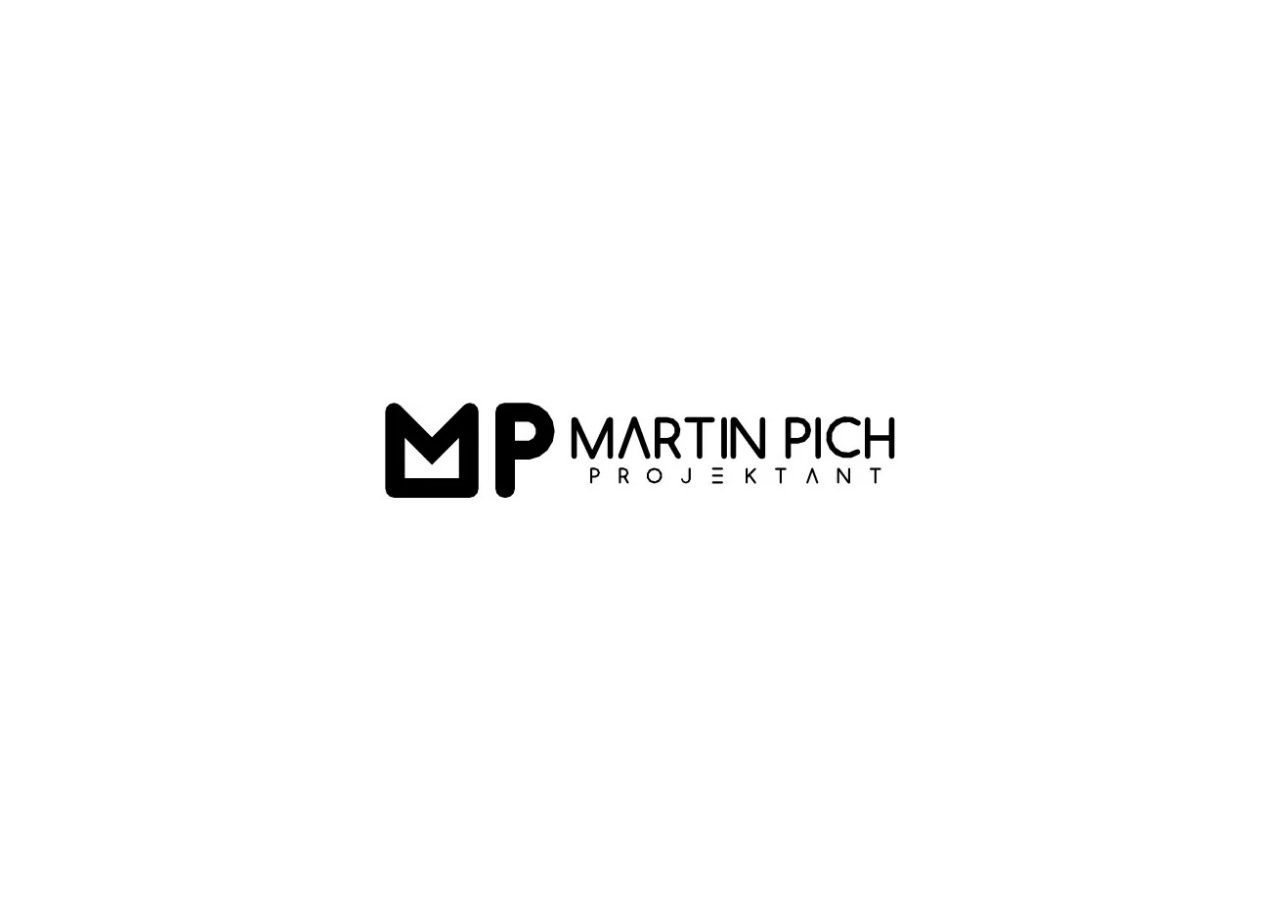
<file: index.html>
<!DOCTYPE html>
<html lang="cs">

<head>

    <meta charset="UTF-8">

    <meta name="viewport" content="width=device-width, initial-scale=1.0">

    <title>Martin Pich | Projektant pozemních staveb</title>

    <meta name="description" content="Autorizovaný stavební inženýr a projektant pozemních staveb. Projektuji bytové a rodinné domy, školy, školky i rekonstrukce.">

    <link rel="canonical" href="https://martinpich.cz/">

    <meta property="og:title" content="Martin Pich | Projektant pozemních staveb">
    <meta property="og:description" content="Autorizovaný stavební inženýr a projektant pozemních staveb. Projektuji bytové a rodinné domy, školy, školky i rekonstrukce.">
    <meta property="og:url" content="https://martinpich.cz/">
    <meta property="og:type" content="website">
    <meta property="og:image" content="https://martinpich.cz/images/profile/martin.webp">

    <link rel="icon" type="image/png" href="images/favicon.png">

    <link rel="stylesheet" href="css/style.css">

</head>

<body>

<div id="intro">

    <img src="images/logo/LOGO_web.webp" alt="Martin Pich">

</div>

<header class="header hidden">

    <div class="container">

        <a href="index.html" class="logo" id="logo-link">

            <img src="images/logo/LOGO_web.webp" alt="Martin Pich">

        </a>

        <nav class="navigation">

            <a href="omne.html">O mně</a>

            <a href="projekty.html">Projekty</a>

            <a href="jak-pracuji.html">Jak pracuji</a>

            <a href="sluzby.html">Služby</a>

            <a href="kontakt.html">Kontakt</a>

        </nav>

        <button class="menu-toggle" type="button" aria-label="Menu">

            <span></span>
            <span></span>
            <span></span>

        </button>

    </div>

</header>

<main>

    <section class="hero hidden">

        <div class="hero-image">

            <img src="images/profile/martin.webp" alt="Martin Pich">

        </div>

        <div class="hero-text">

            <h1>

                <span class="big">PROJEKTANT</span><br>

                <span>POZEMNÍCH STAVEB</span>

            </h1>

            <p class="description">

                Jsem autorizovaný stavební inženýr a projektuji pozemní stavby.
                Nejvíce bytové domy a rodinné domy.
                Dále školy a školky.
                Umím i hrady.

            </p>

        </div>

    </section>

</main>

<script src="js/navigation.js"></script>
<script src="js/main.js"></script>

</body>

</html>
</file>
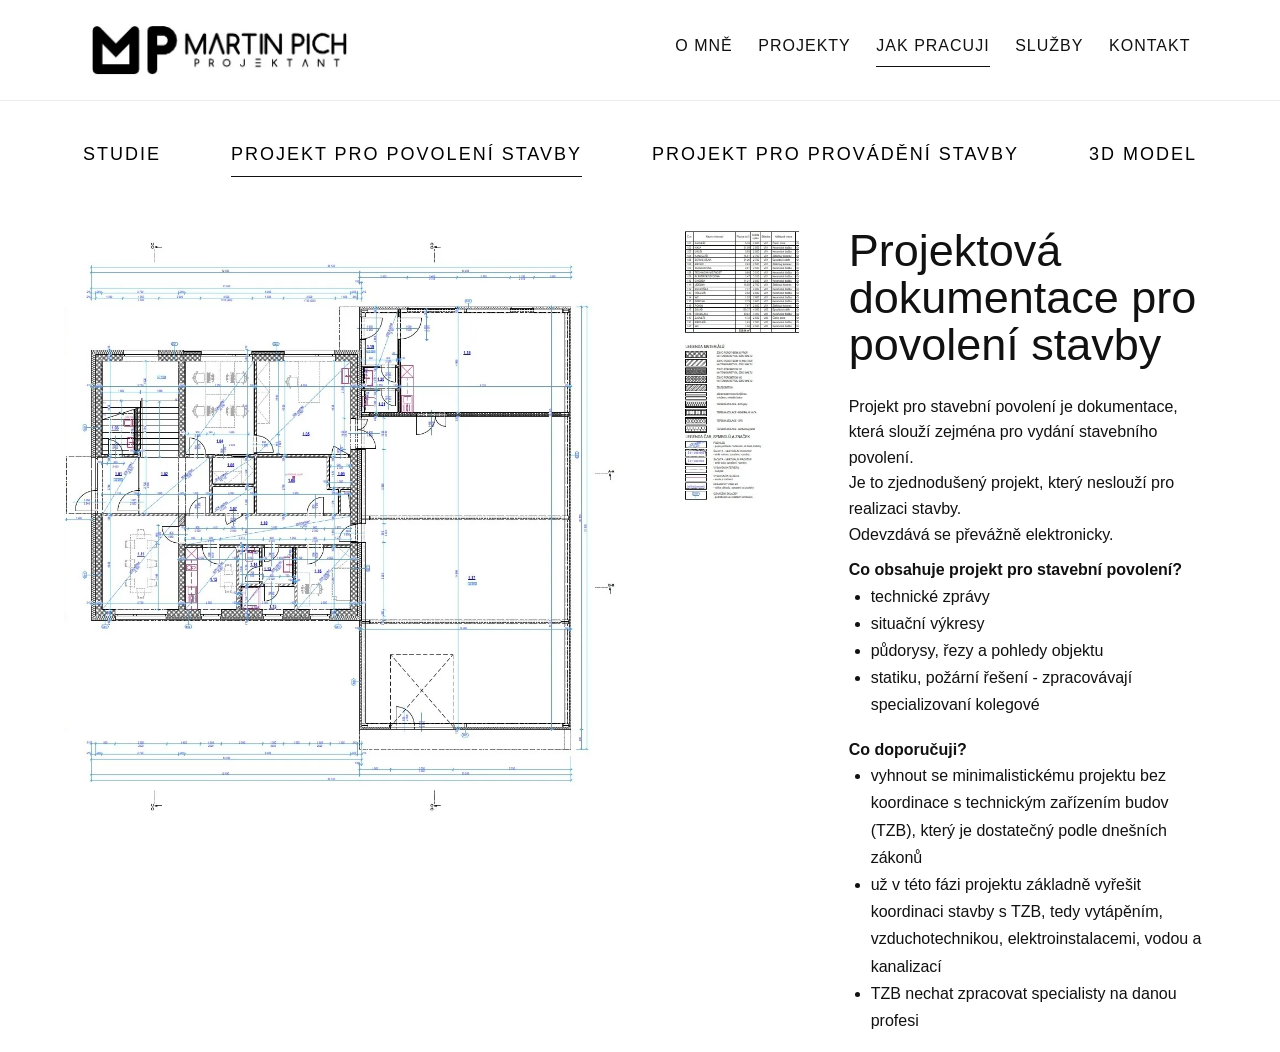
<file: jak-pracuji.html>
<!DOCTYPE html><html lang="cs"><head>

    <meta charset="UTF-8">

    <meta name="viewport" content="width=device-width, initial-scale=1.0">

    <title>Jak pracuji | Martin Pich – projektant pozemních staveb</title>

    <meta name="description" content="Jak probíhá projektování stavby – studie, projekt pro povolení stavby, projekt pro provádění stavby a zpracování stavby ve 3D modelu.">

    <link rel="canonical" href="https://martinpich.cz/jak-pracuji.html">

    <meta property="og:title" content="Jak pracuji | Martin Pich – projektant pozemních staveb">
    <meta property="og:description" content="Od studie přes povolení až po prováděcí projekt.">
    <meta property="og:url" content="https://martinpich.cz/jak-pracuji.html">
    <meta property="og:type" content="website">

    <link rel="icon" type="image/png" href="images/favicon.png">

    <link rel="stylesheet" href="css/style.css">
    <link rel="stylesheet" href="css/jak-pracuji.css">

</head><body>
<header class="header show"><div class="container"><a href="index.html" class="logo"><img src="images/logo/LOGO_web.webp" alt="Martin Pich"></a><nav class="navigation">
<a href="omne.html">O mně</a>
<a href="projekty.html">Projekty</a>
<a href="jak-pracuji.html" class="active">Jak pracuji</a>
<a href="sluzby.html">Služby</a>
<a href="kontakt.html">Kontakt</a>

</nav>

<button class="menu-toggle" type="button" aria-label="Menu">
    <span></span>
    <span></span>
    <span></span>
</button>

</div>
</header>

<main class="work">

    <nav class="work-menu">

        <button data-page="studie">
             STUDIE
        </button>

        <button class="active" data-page="povoleni">
          PROJEKT PRO POVOLENÍ STAVBY
        </button>

        <button data-page="provadeni">
            PROJEKT PRO PROVÁDĚNÍ STAVBY
        </button>

              <button data-page="bim">
            3D MODEL
        </button>

    </nav>
    
 
    <div class="work-layout">

        <section class="work-image">

            <img
                id="work-image"
                src=""
                alt="">

        </section>


        <aside class="work-info">

            <h2 id="work-title"></h2>

            <p id="work-text"></p>

            <div id="work-extra"></div>

        </aside>

    </div>

</main>

<script src="js/work.js"></script>
<script src="js/jak-pracuji.js"></script>
<script src="js/navigation.js"></script>
</body></html>
</file>
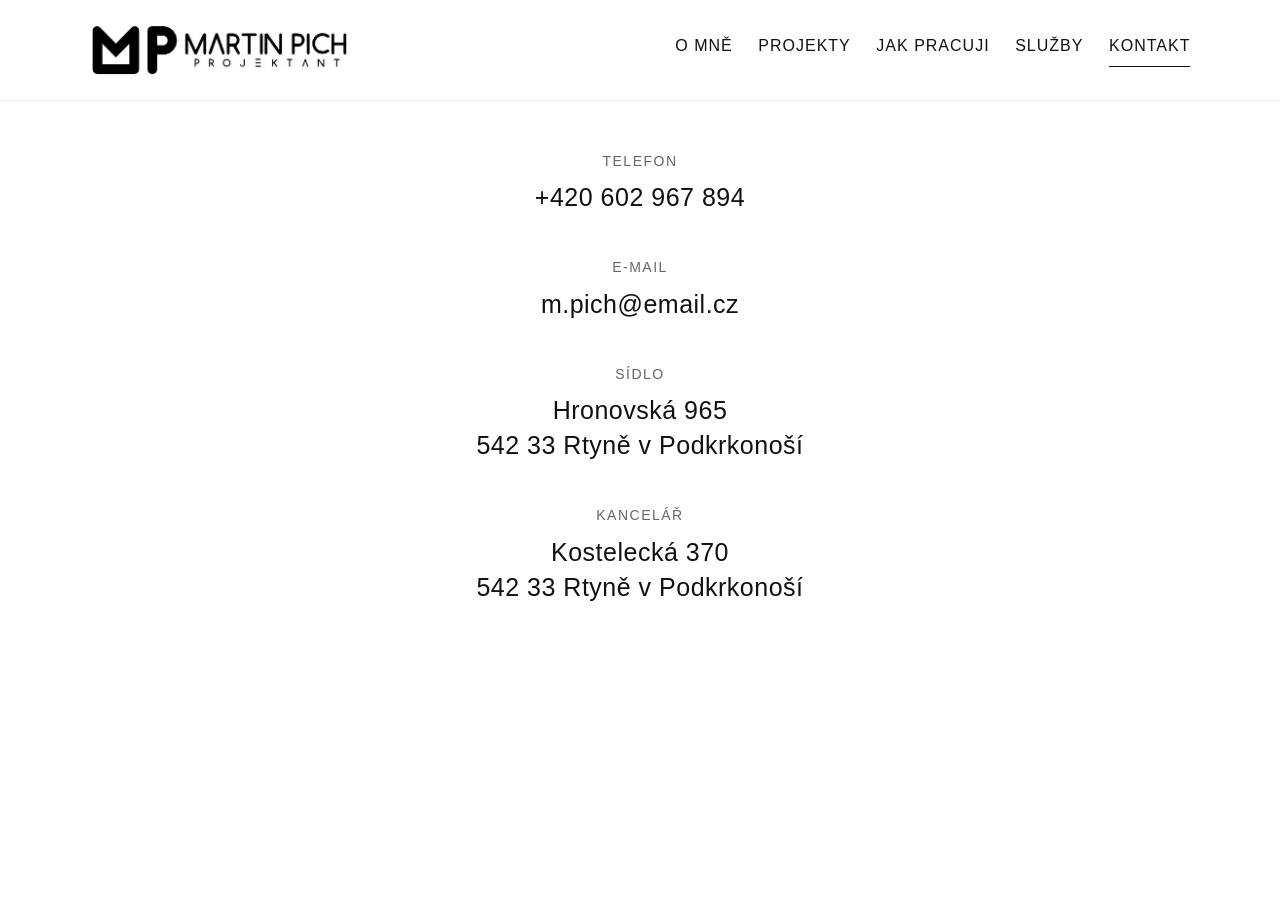
<file: kontakt.html>
<!DOCTYPE html>
<html lang="cs">

<head>

    <meta charset="UTF-8">

    <meta name="viewport" content="width=device-width, initial-scale=1.0">

    <title>Kontakt | Martin Pich – projektant pozemních staveb</title>

    <meta name="description" content="Kontakt na Martina Picha, autorizovaného stavebního inženýra a projektanta pozemních staveb.">

    <link rel="canonical" href="https://martinpich.cz/kontakt.html">

    <meta property="og:title" content="Kontakt | Martin Pich – projektant pozemních staveb">
    <meta property="og:description" content="Kontakt na Martina Picha, projektanta pozemních staveb.">
    <meta property="og:url" content="https://martinpich.cz/kontakt.html">
    <meta property="og:type" content="website">

    <link rel="icon" type="image/png" href="images/favicon.png">

    <link rel="stylesheet" href="css/style.css">
    <link rel="stylesheet" href="css/kontakt.css">

</head>

<body>

<header class="header show">
    <div class="container">

        <a href="index.html" class="logo" id="logo-link">
            <img src="images/logo/LOGO_web.webp" alt="Martin Pich">
        </a>

        <nav class="navigation">
            <a href="omne.html">O mně</a>
            <a href="projekty.html">Projekty</a>
            <a href="jak-pracuji.html">Jak pracuji</a>
            <a href="sluzby.html">Služby</a>
            <a href="kontakt.html" class="active">Kontakt</a>
        </nav>

        <button class="menu-toggle" type="button" aria-label="Menu">
            <span></span>
            <span></span>
            <span></span>
        </button>

    </div>
</header>

<main class="contact-page">

    <section class="contact-card">

        
        <div class="contact-item">
            <span class="contact-label">Telefon</span>

            <a href="tel:+420602967894">
                +420 602 967 894
            </a>
        </div>

        <div class="contact-item">
            <span class="contact-label">E-mail</span>

            <a href="mailto:m.pich@email.cz">
                m.pich@email.cz
            </a>
        </div>

        <div class="contact-item">
            <span class="contact-label">Sídlo</span>

            <a
                href="https://mapy.com/cs/?q=Hronovská%20965%2C%20542%2033%20Rtyně%20v%20Podkrkonoší"
                target="_blank"
                rel="noopener noreferrer"
            >
                Hronovská 965<br>
542 33 Rtyně v Podkrkonoší
            </a>
        </div>

        <div class="contact-item">
    <span class="contact-label">Kancelář</span>

    <a
        href="https://mapy.com/cs/?q=Kostelecká%20370%2C%20542%2033%20Rtyně%20v%20Podkrkonoší"
        target="_blank"
        rel="noopener noreferrer"
    >
        Kostelecká 370<br>
542 33 Rtyně v Podkrkonoší
    </a>
</div>

    </section>

</main>

<script src="js/navigation.js"></script>

</body>
</html>
</file>
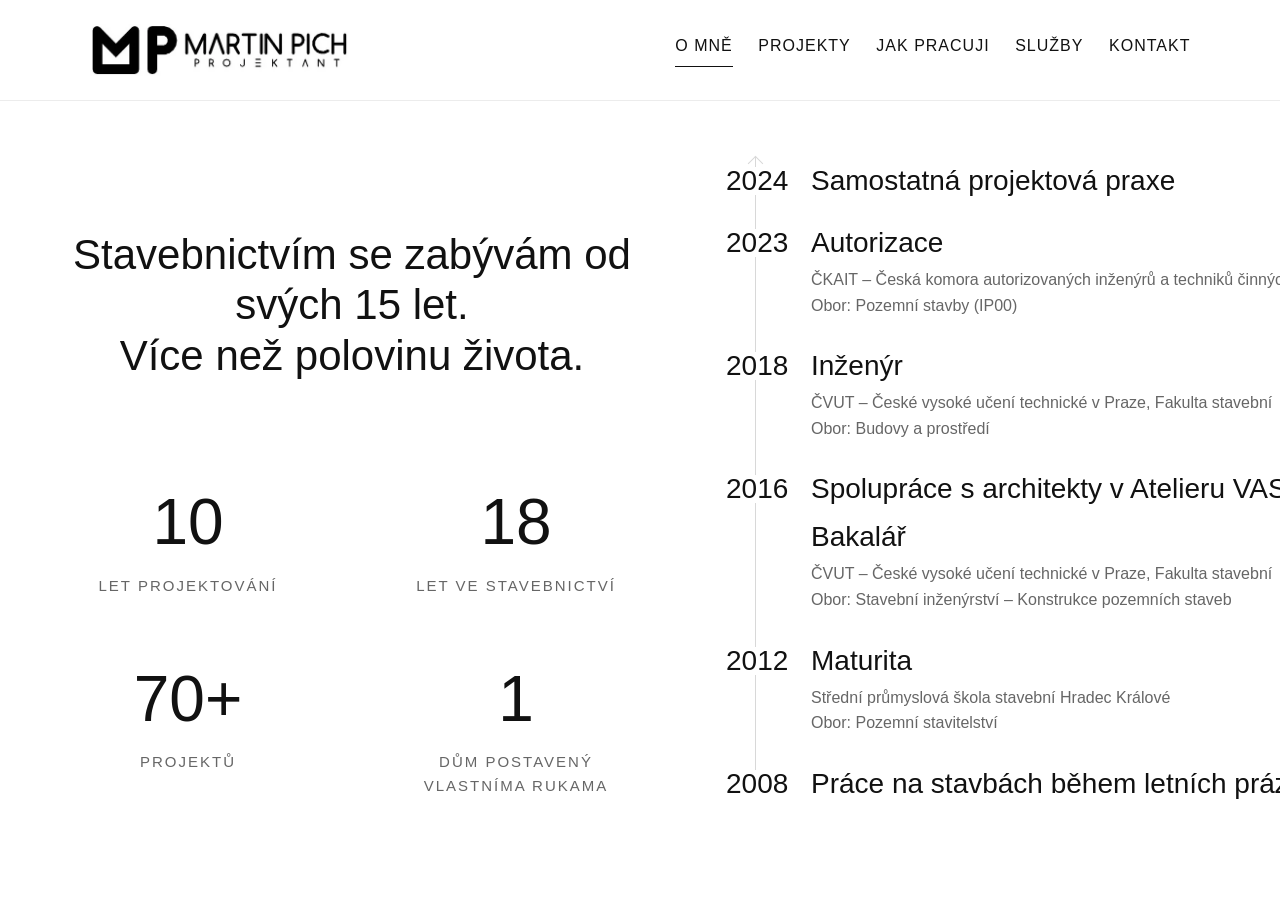
<file: omne.html>
<!DOCTYPE html><html lang='cs'>
 <head>

    <meta charset="UTF-8">

    <meta name="viewport" content="width=device-width, initial-scale=1.0">

    <title>O mně | Martin Pich – projektant pozemních staveb</title>

    <meta name="description" content="Martin Pich, autorizovaný stavební inženýr a projektant pozemních staveb.">

    <link rel=" canonical" href="https://martinpich.cz/omne.html">

    <meta property="og:title" content="O mně | Martin Pich – projektant pozemních staveb">
    <meta property="og:description" content="Autorizovaný stavební inženýr a projektant pozemních staveb.">
    <meta property="og:url" content="https://martinpich.cz/omne.html">
    <meta property="og:type" content="website">

    <link rel="icon" type="image/png" href="images/favicon.png">

    <link rel="stylesheet" href="css/style.css">
    <link rel="stylesheet" href="css/omne.css">

</head>

<body>
<header class="header show">
    <div class="container">

        <a href="index.html" class="logo" id="logo-link">
    <img src="images/logo/LOGO_web.webp" alt="Martin Pich">
</a>

        <nav class="navigation">

            <a href="omne.html" class="active">O mně</a>

            <a href="projekty.html">Projekty</a>

            <a href="jak-pracuji.html">Jak pracuji</a>

            <a href="sluzby.html">Služby</a>

            <a href="kontakt.html">Kontakt</a>

        </nav>
        
    <button class="menu-toggle" type="button" aria-label="Menu">

    <span></span>
    <span></span>
    <span></span>

</button>

    </div>
</header>
<main class="about">

    <div class="about-layout">

    <section class="about-left">

        <div class="intro">

            Stavebnictvím se zabývám od svých 15 let.<br>
            Více než polovinu života.

        </div>

        <div class="stats">

            <div>
                <div class="n">10</div>
                <div class="l">let projektování</div>
            </div>

            <div>
                <div class="n">18</div>
                <div class="l">let ve stavebnictví</div>
            </div>

            <div>
                <div class="n">70+</div>
                <div class="l">projektů</div>
            </div>

            <div>
                <div class="n">1</div>
                <div class="l">dům postavený vlastníma rukama</div>
            </div>

        </div>

    </section>


    <section class="about-right">

        <div class="timeline">

      <div class="event">
        <div class="year">2024</div>
        <div class="content">
            <h3>Samostatná projektová praxe</h3>
        </div>
    </div>

    <div class="event">
        <div class="year">2023</div>
        <div class="content">
            <h3>Autorizace</h3>
            <p>
                ČKAIT – Česká komora autorizovaných inženýrů a techniků činných ve výstavbě<br>
                Obor: Pozemní stavby (IP00)
            </p>
        </div>
    </div>

    <div class="event">
        <div class="year">2018</div>
        <div class="content">
            <h3>Inženýr</h3>
            <p>
                ČVUT – České vysoké učení technické v Praze, Fakulta stavební<br>
                Obor: Budovy a prostředí
            </p>
        </div>
    </div>

    <div class="event">
        <div class="year">2016</div>
        <div class="content">

            <h3>Spolupráce s architekty v Atelieru VAS</h3>

            <div class="timeline-gap"></div>

            <h3>Bakalář</h3>

            <p>
                ČVUT – České vysoké učení technické v Praze, Fakulta stavební<br>
                Obor: Stavební inženýrství – Konstrukce pozemních staveb
            </p>

        </div>
    </div>

    <div class="event">
        <div class="year">2012</div>
        <div class="content">
            <h3>Maturita</h3>
            <p>
                Střední průmyslová škola stavební Hradec Králové<br>
                Obor: Pozemní stavitelství
            </p>
        </div>
    </div>

    <div class="event">
        <div class="year">2008</div>
        <div class="content">
            <h3>Práce na stavbách během letních prázdnin</h3>
        </div>
    </div>

    </div>

</main>

<script src="js/navigation.js"></script>

</body>
</html>
</file>
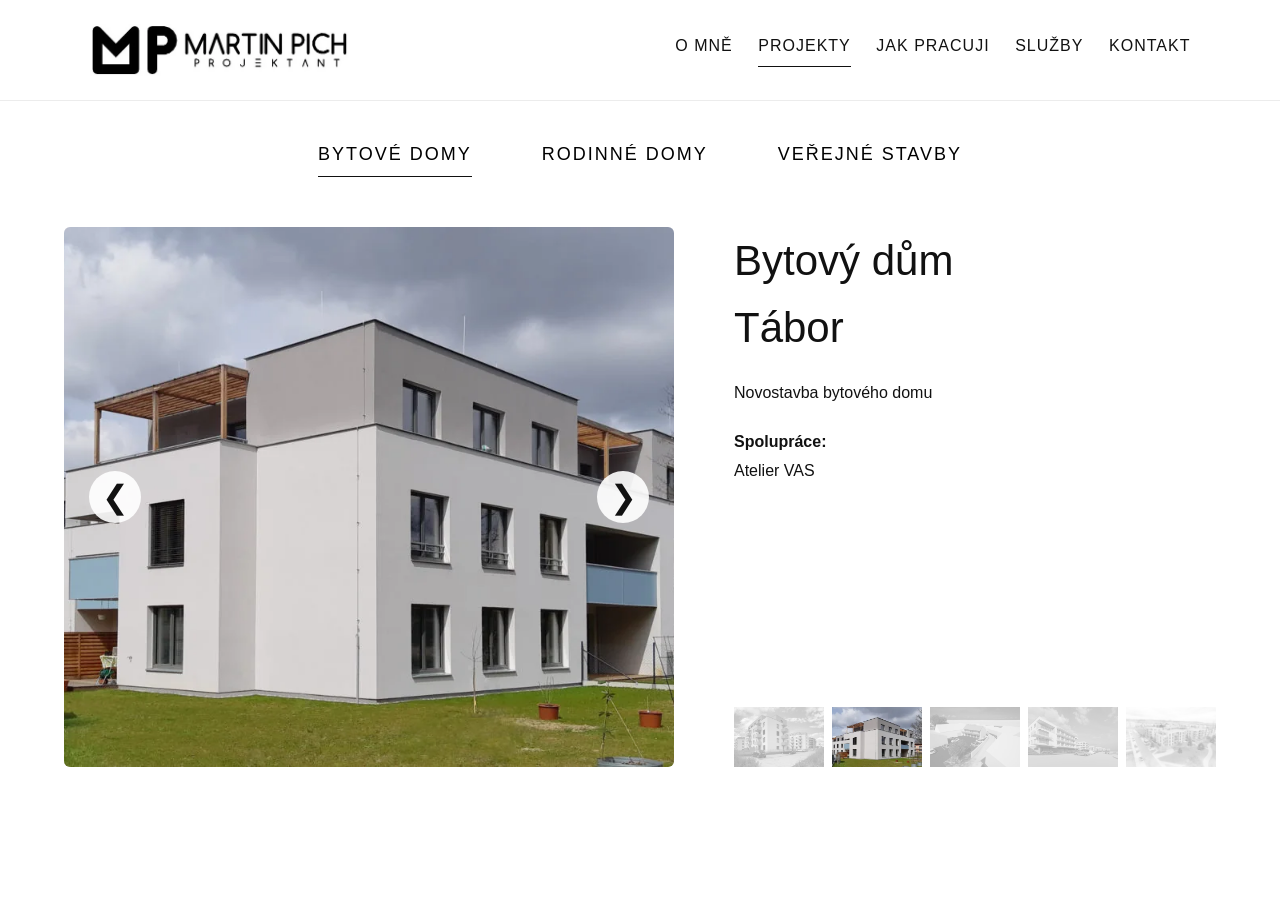
<file: projekty.html>
<!DOCTYPE html>
<html lang="cs">

<head>

    <meta charset="UTF-8">

    <meta name="viewport" content="width=device-width, initial-scale=1.0">

    <title>Projekty | Martin Pich – projektant pozemních staveb</title>

    <meta name="description" content="Ukázky projektů – bytové domy, rodinné domy a veřejné stavby.">

    <link rel="canonical" href="https://martinpich.cz/projekty.html">

    <meta property="og:title" content="Projekty | Martin Pich – projektant pozemních staveb">
    <meta property="og:description" content="Ukázky projektů bytových a rodinných domů a veřejných staveb.">
    <meta property="og:url" content="https://martinpich.cz/projekty.html">
    <meta property="og:type" content="website">

    <link rel="icon" type="image/png" href="images/favicon.png">

    <link rel="stylesheet" href="css/style.css">
    <link rel="stylesheet" href="css/projekty.css">

</head>

<body>

<header class="header show">

    <div class="container">

        <a href="index.html"
           class="logo">

            <img
                src="images/logo/LOGO_web.webp"
                alt="Martin Pich">

        </a>

        <nav class="navigation">

            <a href="omne.html">
                O mně
            </a>

            <a href="projekty.html"
               class="active">
                Projekty
            </a>

            <a href="jak-pracuji.html">
                Jak pracuji
            </a>

            <a href="sluzby.html">
                Služby
            </a>

            <a href="kontakt.html">
                Kontakt
            </a>

        </nav>
        <button class="menu-toggle" type="button" aria-label="Menu">

    <span></span>
    <span></span>
    <span></span>

</button>

    </div>

</header>


<main class="projects">

    <nav class="project-menu">

        <button
            class="active"
            data-category="bytove">

            BYTOVÉ DOMY

        </button>

        <button
            data-category="rodinne">

            RODINNÉ DOMY

        </button>

        <button
            data-category="verejne">

            VEŘEJNÉ STAVBY

        </button>

    </nav>


 <div class="gallery-layout">

    <section class="project-view">

        <button class="gallery-arrow left">
            &#10094;
        </button>

        <img
            id="project-image"
            class="project-image"
            src=""
            alt="">

        <button class="gallery-arrow right">
            &#10095;
        </button>

    </section>


    <aside class="project-sidebar">

        <section class="project-info">

            <h2 id="project-title"></h2>

            <p id="project-description"></p>

            <p
    id="project-collaborators-wrapper"
    class="architect">

    <strong>Spolupráce:</strong><br>

    <span id="project-collaborators"></span>

</p>

        </section>


        <section
            id="project-thumbs"
            class="project-thumbs">

        </section>

    </aside>

</div>

</main>


<script src="js/projekty.js"></script>

<script src="js/gallery.js"></script>

<script src="js/navigation.js"></script>

</body>

</html>
</file>
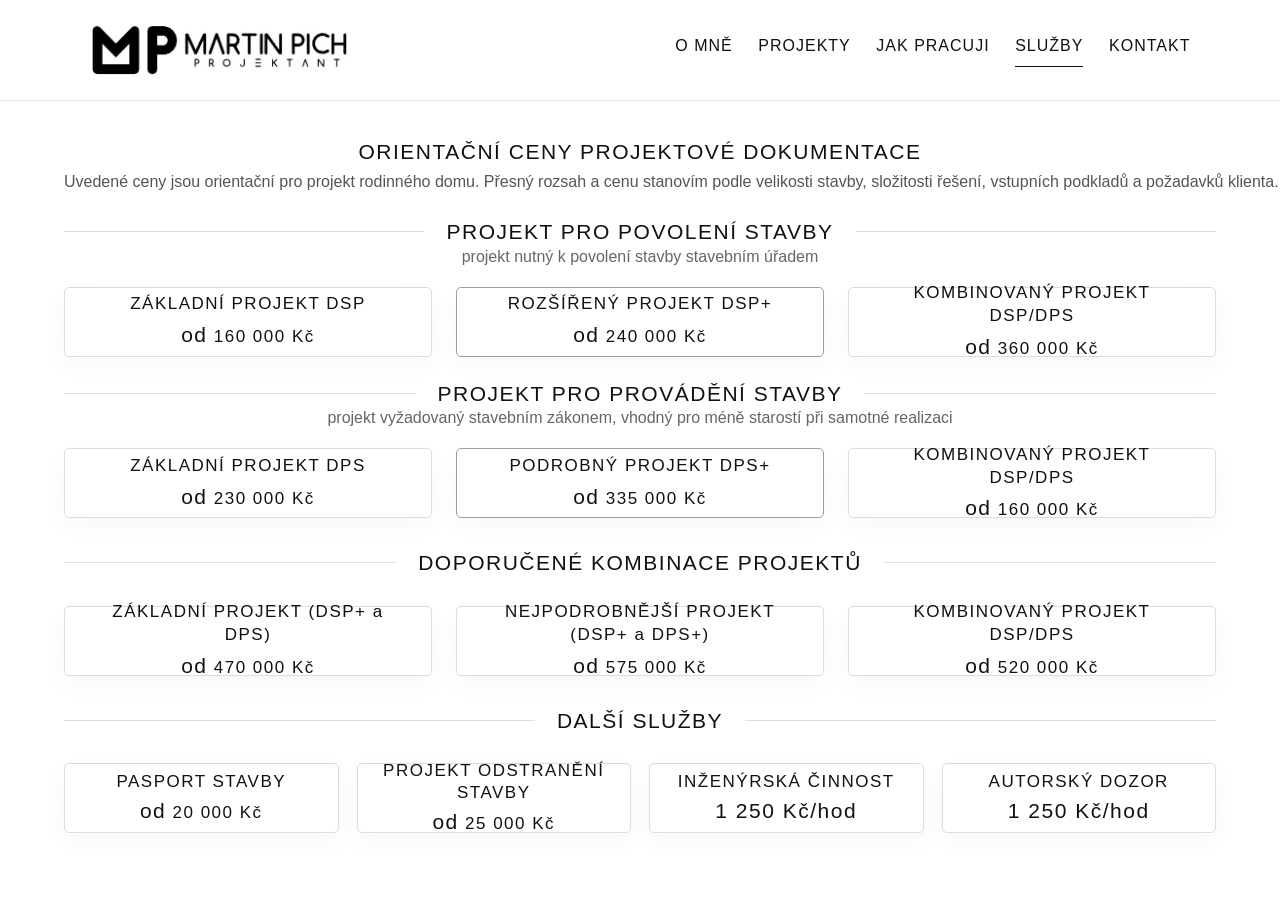
<file: sluzby.html>
<!DOCTYPE html>
<html lang="cs">

<head>

    <meta charset="UTF-8">

    <meta name="viewport" content="width=device-width, initial-scale=1.0">

    <title>Služby a ceny | Martin Pich – projektant pozemních staveb</title>

    <meta name="description" content="Projektová dokumentace – projekt pro povolení a provádění stavby, pasport stavby, projekt odstranění stavby, inženýrská činnost, autorský dozor.">

    <link rel="canonical" href="https://martinpich.cz/sluzby.html">

    <meta property="og:title" content="Služby a ceny | Martin Pich – projektant pozemních staveb">
    <meta property="og:description" content="Projektová dokumentace, projekty pro povolení a provádění stavby a další projektantské služby.">
    <meta property="og:url" content="https://martinpich.cz/sluzby.html">
    <meta property="og:type" content="website">

    <link rel="icon" type="image/png" href="images/favicon.png">

    <link rel="stylesheet" href="css/style.css">
    <link rel="stylesheet" href="css/sluzby.css">

</head>

<body>

<header class="header show">
    <div class="container">

        <a href="index.html" class="logo" id="logo-link">
            <img src="images/logo/LOGO_web.webp" alt="Martin Pich">
        </a>

        <nav class="navigation">
            <a href="omne.html">O mně</a>
            <a href="projekty.html">Projekty</a>
            <a href="jak-pracuji.html">Jak pracuji</a>
            <a href="sluzby.html" class="active">Služby</a>
            <a href="kontakt.html">Kontakt</a>
        </nav>

        <button class="menu-toggle" type="button" aria-label="Otevřít menu">
            <span></span>
            <span></span>
            <span></span>
        </button>

    </div>
</header>

<main class="services-page">

    <header class="services-intro">

        <p class="services-intro__subtitle">
            Orientační ceny projektové dokumentace
        </p>

        <p class="services-intro__text">
            Uvedené ceny jsou orientační pro projekt rodinného domu.
            Přesný rozsah a cenu stanovím podle velikosti stavby,
            složitosti řešení, vstupních podkladů a požadavků klienta.
            Ceny nezahrnují správní poplatky, geodetické podklady, průzkumy.
        </p>

    </header>


    <!-- PROJEKT PRO POVOLENÍ STAVBY -->

    <section class="services-section" aria-labelledby="permit-heading">

        <h2 class="services-section__title" id="permit-heading">
            Projekt pro povolení stavby
        </h2>

        <p class="services-section__description">
            projekt nutný k povolení stavby stavebním úřadem
        </p>

        <div class="services-grid">

            <article
                class="service-card"
                data-service-detail="permit-basic"
                role="button"
                tabindex="0"
                aria-haspopup="dialog"
                aria-expanded="false"
            >
                <h3 class="service-card__title">
                    Základní projekt DSP
                </h3>

                <p class="service-card__price">
                    <span>od</span> 160 000 Kč
                </p>
            </article>


            <article
                class="service-card service-card--featured"
                data-service-detail="permit-standard"
                role="button"
                tabindex="0"
                aria-haspopup="dialog"
                aria-expanded="false"
            >
                <h3 class="service-card__title">
                    Rozšířený projekt DSP+
                </h3>

                <p class="service-card__price">
                    <span>od</span> 240 000 Kč
                </p>
            </article>


            <article
                class="service-card"
                data-service-detail="permit-extended"
                role="button"
                tabindex="0"
                aria-haspopup="dialog"
                aria-expanded="false"
            >
                <h3 class="service-card__title">
                    Kombinovaný projekt DSP/DPS
                </h3>

                <p class="service-card__price">
                    <span>od</span> 360 000 Kč
                </p>
            </article>

        </div>

    </section>


    <!-- PROJEKT PRO PROVÁDĚNÍ STAVBY -->

    <section class="services-section" aria-labelledby="execution-heading">

        <h2 class="services-section__title" id="execution-heading">
            Projekt pro provádění stavby
        </h2>

        <p class="services-section__description">
            projekt vyžadovaný stavebním zákonem, vhodný pro méně starostí při samotné realizaci
        </p>

        <div class="services-grid">

            <article
                class="service-card"
                data-service-detail="execution-basic"
                role="button"
                tabindex="0"
                aria-haspopup="dialog"
                aria-expanded="false"
            >
                <h3 class="service-card__title">
                    Základní projekt DPS
                </h3>

                <p class="service-card__price">
                    <span>od</span> 230 000 Kč
                </p>
            </article>


            <article
                class="service-card service-card--featured"
                data-service-detail="execution-standard"
                role="button"
                tabindex="0"
                aria-haspopup="dialog"
                aria-expanded="false"
            >
                <h3 class="service-card__title">
                    Podrobný projekt DPS+
                </h3>

                <p class="service-card__price">
                    <span>od</span> 335 000 Kč
                </p>
            </article>


            <article
                class="service-card"
                data-service-detail="execution-dsp-dps"
                role="button"
                tabindex="0"
                aria-haspopup="dialog"
                aria-expanded="false"
            >
                <h3 class="service-card__title">
                    Kombinovaný projekt DSP/DPS
                </h3>

                <p class="service-card__price">
                    <span>od</span> 160 000 Kč
                </p>
            </article>

        </div>

    </section>
<!-- DOPORUČENÉ KOMBINACE PROJEKTŮ -->

<section
    class="services-section services-section--packages"
    aria-labelledby="packages-heading"
>
    <h2 class="services-section__title" id="packages-heading">
        Doporučené kombinace projektů
    </h2>

    <div class="project-packages-grid">

        <!-- ZÁKLADNÍ PROJEKT -->
        <article
            class="service-card project-package-card"
            data-service-detail="package-basic"
            role="button"
            tabindex="0"
            aria-haspopup="dialog"
            aria-expanded="false"
        >
            <h3 class="service-card__title">
               Základní projekt (DSP+ <span class="lowercase">a</span> DPS)
            </h3>

            <p class="service-card__price">
                <span>od</span> 470 000 Kč
            </p>
        </article>


        <!-- NEJPODROBNĚJŠÍ PROJEKT -->
        <article
            class="service-card project-package-card"
            data-service-detail="package-detailed"
            role="button"
            tabindex="0"
            aria-haspopup="dialog"
            aria-expanded="false"
        >
            <h3 class="service-card__title">
                Nejpodrobnější projekt (DSP+ <span class="lowercase">a</span> DPS+)
            </h3>

            <p class="service-card__price">
                <span>od</span> 575 000 Kč
            </p>
        </article>


        <!-- KOMBINOVANÝ PROJEKT -->
        <article
            class="service-card project-package-card"
            data-service-detail="package-combined"
            role="button"
            tabindex="0"
            aria-haspopup="dialog"
            aria-expanded="false"
        >
            <h3 class="service-card__title">
                Kombinovaný projekt DSP/DPS
            </h3>

            <p class="service-card__price">
                <span>od</span> 520 000 Kč
            </p>
        </article>

    </div>
</section>

    <!-- DALŠÍ SLUŽBY -->

    <section
        class="services-section services-section--additional"
        aria-labelledby="additional-heading"
    >

        <h2 class="services-section__title" id="additional-heading">
            Další služby
        </h2>

        <div class="additional-services-grid">

            <article
                class="service-card service-card--compact"
                data-service-detail="passport"
                role="button"
                tabindex="0"
                aria-haspopup="dialog"
                aria-expanded="false"
            >
                <h3 class="service-card__title">
                    Pasport stavby
                </h3>

                <p class="service-card__price">
                    <span>od</span> 20 000 Kč
                </p>
            </article>


            <article
                class="service-card service-card--compact"
                data-service-detail="demolition"
                role="button"
                tabindex="0"
                aria-haspopup="dialog"
                aria-expanded="false"
            >
                <h3 class="service-card__title">
                    Projekt odstranění stavby
                </h3>

                <p class="service-card__price">
                    <span>od</span> 25 000 Kč
                </p>
            </article>


            <article
                class="service-card service-card--compact"
                data-service-detail="engineering"
                role="button"
                tabindex="0"
                aria-haspopup="dialog"
                aria-expanded="false"
            >
                <h3 class="service-card__title">
                    Inženýrská činnost
                </h3>

                <p class="service-card__price service-card__price--text">
                    1 250 Kč/hod
                </p>
            </article>


            <article
                class="service-card service-card--compact"
                data-service-detail="author-supervision"
                role="button"
                tabindex="0"
                aria-haspopup="dialog"
                aria-expanded="false"
            >
                <h3 class="service-card__title">
                    Autorský dozor
                </h3>

                <p class="service-card__price service-card__price--text">
                    1 250 Kč/hod
                </p>
            </article>

        </div>

    </section>

</main>


<!-- MODÁLNÍ OKNO -->

<div
    class="service-modal"
    id="service-modal"
    aria-hidden="true"
>

    <section
        class="service-modal__dialog"
        role="dialog"
        aria-modal="true"
        aria-labelledby="service-modal-title"
        tabindex="-1"
    >

        <button
            class="service-modal__close"
            type="button"
            aria-label="Zavřít podrobnosti"
            data-modal-close
        >
            ×
        </button>

        <p
            class="service-modal__kicker"
            id="service-modal-kicker"
        ></p>

        <h2
            class="service-modal__title"
            id="service-modal-title"
        ></h2>

        <div
            class="service-modal__content"
            id="service-modal-content"
        ></div>

    </section>

</div>


<script src="js/navigation.js"></script>
<script src="js/sluzby.js"></script>

</body>
</html>
</file>
<file: css/style.css>
/* ==========================================
   MARTIN PICH
   STYLE V1.0
========================================== */

*{
    margin:0;
    padding:0;
    box-sizing:border-box;
}

:root{

    --white:#ffffff;
    --black:#111111;
    --gray:#7b7b7b;
    --light:#f6f6f6;

    --max-width:1400px;
    --header-height:100px;

}

html{

    scroll-behavior:smooth;

}

body{

    font-family:"Segoe UI",sans-serif;
    font-weight:300;

    color:var(--black);
    background:var(--white);

    line-height:1.6;
    overflow-y:auto;
    overflow-x:hidden;

}

/* ---------------------------- */

.container{

    width:min(92%,var(--max-width));
    margin:auto;

}

/* ---------------------------- */

.header{

    position:fixed;

    top:0;
    left:0;

    width:100%;

    background:white;

    z-index:1000;

    border-bottom:1px solid #ececec;

}

.header .container{


    display:flex;

    justify-content:space-between;

    align-items:center;

    height:100px;

    padding-left:clamp(20px,3vw,40px);
   padding-right:clamp(20px,3vw,40px);

}


/* ---------------------------- */

.logo{

    display:flex;
    align-items:center;

}

.logo img{

    height:clamp(48px,4vw,60px);
    width:auto;

    display:block;

    transition:0.25s;

}

.logo:hover img{

    opacity:.75;

}

/* ---------------------------- */

.navigation{

    display:flex;

    gap:clamp(20px,2vw,38px);

}

.navigation a{

    display:inline-block;

    text-decoration:none;

    color:var(--black);

    font-size:clamp(16px,1.1vw,20px);

    text-transform:uppercase;

    letter-spacing:1px;

    transition:.25s;

    position:relative;

    padding-bottom:8px;

}



.navigation a::after{

    content:"";

    position:absolute;

    left:0;

    bottom:0;

    width:100%;

    height:1px;

    background:var(--black);

    transform:scaleX(0);

    transform-origin:left;

    transition:transform .25s;

}

.navigation a:hover::after{

    transform:scaleX(1);

}

.navigation a.active::after{

    transform:scaleX(1);

}

/* ---------------------------- */

.hero{

    width:min(90%,1400px);

    margin:0 auto;

    padding-top:40px;
    padding-bottom:0;

    height:calc(100dvh - var(--header-height));

   overflow:hidden;

    display:grid;

    grid-template-columns:1fr 1fr;

    align-items:center;

    gap:clamp(30px,4vw,60px);

}

/* ---------------------------- */

.subtitle{

    font-size:16px;

    color:var(--gray);

    text-transform:uppercase;

    letter-spacing:3px;

    margin-bottom:30px;

}

/* ---------------------------- */

.hero h1{

    font-size:clamp(58px,4vw,76px);

    font-weight:300;

    line-height:0.92;

    margin-bottom:50px;

}
.hero h1 .big{

     font-size:clamp(82px,6vw,110px);

    letter-spacing:4px;

}

.hero h1 span:last-child{

    font-size:clamp(52px,4vw,72px);

}

/* ---------------------------- */

.description{

    font-size:clamp(24px,2vw,31px);
    font-weight:300;

    line-height:1.3;

    max-width:630px;

    color:#555;

      text-align:justify;
    text-justify:inter-word;

}

/* ---------------------------- */

.hero-image{

    display:flex;

    justify-content:center;

    align-items:center;

}

.hero-image img{

    width:auto;

    height:clamp(500px,78vh,820px);

    max-width:100%;

    object-fit:contain;

    display:block;

}

/* ---------------------------- */






.hidden{opacity:0;visibility:hidden}
#intro{position:fixed;inset:0;background:#fff;display:flex;align-items:center;justify-content:center;z-index:5000;transition:all .8s cubic-bezier(.22,.61,.36,1)}
#intro img{

    position:fixed;

    top:50%;
    left:50%;

    transform:translate(-50%,-50%);

    width:min(520px,55vw);

    transition:
        top 1.8s cubic-bezier(.22,.61,.36,1),
        left 1.8s cubic-bezier(.22,.61,.36,1),
        width 1.8s cubic-bezier(.22,.61,.36,1);

}
#intro.animate{pointer-events:none}
#intro.fade{opacity:0}
.header,.hero{transition:opacity 1.2s ease, transform 1.2s cubic-bezier(.22,.61,.36,1)}
.hero.hidden{transform:translateY(18px)}
.header.show,.hero.show{opacity:1;visibility:visible;transform:none}
.timeline-separator{
    height:28px;
}

.menu-toggle{

    display:none;

}
@media (max-width:900px){

/* ---------------- HEADER ---------------- */

.header .container{

    height:80px;

    padding:0 20px;

}

.logo img{

    height:40px;

}

.menu-toggle{

    display:flex;

    flex-direction:column;

    justify-content:center;

    align-items:center;

    gap:6px;

    width:42px;

    height:42px;

    background:none;

    border:none;

    cursor:pointer;

    padding:0;

}

.menu-toggle span{

    display:block;

    width:30px;

    height:2px;

    background:#111;

    border-radius:2px;

    transition:all .3s ease;

}

.menu-toggle.open span:nth-child(1){

    transform:translateY(8px) rotate(45deg);

}

.menu-toggle.open span:nth-child(2){

    opacity:0;

    width:0;

    transform:scaleX(0);

}

.menu-toggle.open span:nth-child(3){

    transform:translateY(-8px) rotate(-45deg);

}

/* ---------------- MENU ---------------- */

.navigation{

    display:none;

   position:fixed;

    top:80px;

    left:0;

    width:100%;
    
    right:0;
    
    z-index:999;

    background:#fff;

    flex-direction:column;

    gap:0;

    border-bottom:1px solid #ececec;

}

.navigation.show{

    display:flex;

}

.navigation a{

    width:100%;

    padding:18px 24px;

    border-bottom:1px solid #ececec;

}

/* ---------------- HERO ---------------- */

.hero{

    display:flex;

    flex-direction:column;

    justify-content:flex-start;

    align-items:center;

    text-align:center;

    width:min(92%,600px);

    min-height:auto;

    height:auto;

    padding:55px 0 30px;

    gap:28px;

}

.hero-image{

    order:1;

    width:100%;

    display:flex;

    justify-content:center;

}

.hero-image img{

    width:68%;

    max-width:300px;

    height:auto;

    max-height:none;

    object-fit:contain;

}

.hero-text{

    order:2;

}

.hero h1{

    font-size:32px;

    line-height:1;

    margin-bottom:20px;

}

.hero h1 .big{

    font-size:46px;

}

.hero h1 span:last-child{

    font-size:32px;

}

.description{

    font-size:21px;

    line-height:1.5;

    text-align:center;

    max-width:100%;

}

}
</file>
<file: css/jak-pracuji.css>
.work{

    width:min(1500px,90vw);

    margin:140px auto 0;

}

.work-menu{

    display:flex;

    justify-content:center;

    gap:70px;

    margin-bottom:50px;

}

.work-menu button{

    background:none;

    border:none;

    font:inherit;

    font-size:18px;

    letter-spacing:2px;

    cursor:pointer;

    padding-bottom:8px;

    position:relative;

}

.work-menu button::after{

    content:"";

    position:absolute;

    left:0;

    bottom:0;

    width:100%;

    height:1px;

    background:#111;

    transform:scaleX(0);

    transform-origin:left;

    transition:transform .25s;

}

.work-menu button:hover::after{

    transform:scaleX(1);

}

.work-menu button.active::after{

    transform:scaleX(1);

}

.work-layout{

    display:grid;

    grid-template-columns:2fr 1fr;

    gap:50px;

}

.work-image img{

    width:100%;

    height:65vh;

    object-fit:cover;

}

.work-info h2{

    font-size:45px;

    font-weight:300;

    line-height:1.05;

    margin-bottom:25px;

}

.work-info p{
   line-height:1.6;
      margin-bottom:10px;

}

.work-info ul{

    margin-top:0;

    margin-bottom:18px;

    padding-left:22px;

    line-height:1.7;

}
/* ==========================================
   MOBIL - JAK PRACUJI
========================================== */

@media (max-width:900px){

    .work{

        width:92%;
        margin:105px auto 40px;

    }


    /* ---------- PODMENU ---------- */

   .work-menu{

    display:grid;

    grid-template-columns:repeat(2,1fr);

    column-gap:20px;

    row-gap:22px;

    width:100%;

    margin-bottom:32px;

    align-items:start;

}

    .work-menu button{

    display:block;

    width:100%;

    min-width:0;

    background:none;

    border:none;

    color:#111;

    font-size:13px;

    line-height:1.3;

    letter-spacing:.8px;

    text-align:center;

    white-space:normal;

    padding:0 8px 7px;

}


    /* ---------- OBSAH ---------- */

    .work-layout{

        display:block;

        width:100%;

    }


    /* ---------- OBRÁZEK ---------- */

    .work-image{

        display:block;

        width:100%;

        margin:0 0 24px;

    }

    .work-image img{

        display:block;

        width:100%;

        height:auto;

        max-width:100%;

        max-height:none;

        object-fit:contain;

        object-position:center;

        border-radius:4px;

    }


    /* ---------- TEXT ---------- */

    .work-info{

        display:block;

        width:100%;

        margin:0;

    }

    .work-info h2{

        font-size:30px;

        line-height:1.15;

        font-weight:300;

        margin-bottom:18px;

    }

    .work-info p{

        font-size:16px;

        line-height:1.55;

        margin-bottom:14px;

    }

    .work-info ul{

        font-size:16px;

        line-height:1.55;

        padding-left:22px;

        margin-bottom:20px;

    }

    #work-extra{

        font-size:16px;

        line-height:1.55;

    }

}
</file>
<file: css/kontakt.css>
/* ==========================================
   KONTAKT
========================================== */

.contact-page{
    width:min(900px,90vw);
    margin:150px auto 60px;
}

.contact-card{
    text-align:center;
}


.contact-item{
    margin-bottom:36px;
}

.contact-label{
    display:block;
    margin-bottom:8px;

    color:#666;

    font-size:14px;
    font-weight:300;
    letter-spacing:1.5px;

    text-transform:uppercase;
}

.contact-item a{
    display:inline-block;
    position:relative;

    padding-bottom:5px;

    color:#111;

    font-size:25px;
    font-weight:300;
    line-height:1.4;
    letter-spacing:.5px;

    text-decoration:none;
}

.contact-item a::after{
    content:"";

    position:absolute;

    left:0;
    bottom:0;

    width:100%;
    height:1px;

    background:#111;

    transform:scaleX(0);
    transform-origin:left;

    transition:transform .25s ease;
}

.contact-item a:hover::after,
.contact-item a:focus-visible::after{
    transform:scaleX(1);
}

.contact-item a:focus-visible{
    outline:none;
}


/* ==========================================
   MOBIL
========================================== */

@media (max-width:900px){

    .contact-page{
        width:92%;
        margin:110px auto 40px;
    }



    .contact-item{
        margin-bottom:32px;
    }

    .contact-item a{
        max-width:100%;

        font-size:21px;
        line-height:1.45;
    }

}
</file>
<file: css/omne.css>
.about{

    width:min(1500px,90vw);

    margin:150px auto 40px;

}
.intro{

    font-size:42px;

    max-width:800px;

    line-height:1.2;

    font-weight:300;

    text-align:center;

    margin:80px auto 90px;
}

.stats{

    display:grid;

    grid-template-columns:1fr 1fr;

    gap:50px 80px;

    justify-items:center;

    text-align:center;

}
.stats .n{

    font-size:64px;

}

.stats .l{font-size:15px;letter-spacing:2px;text-transform:uppercase;color:#666;line-height:1.6}
.timeline{

    position:relative;

    width:100%;

    margin:0;

}
.timeline::after{
    content:"";

    position:absolute;

    left:30px;

    top:8px;

    width:10px;
    height:10px;

    border-top:1px solid #d8d8d8;
    border-right:1px solid #d8d8d8;

    transform:rotate(-45deg);
}
.timeline::before{
    content:"";

    position:absolute;

    left:35px;     

    top:6.5px;

    bottom:40px;

    width:1px;

    background:#d8d8d8;
}

.line{

    position:absolute;

    left:145px;

    top:20px;

    bottom:20px;

    width:1px;

    background:#d8d8d8;

}

.event{

    display:grid;

    grid-template-columns:180px 1fr;

    gap:1px;

    padding:17px 0;

    align-items:start;

}

.year{

        justify-self:start;

    padding-left:0;

    width:auto;

    display:inline-block;

    font-size:28px;

    font-weight:300;
     line-height:1;

    background:#fff;

    padding:0 6px;

    position:relative;

    z-index:2;
}
.content{

    margin-left:-90px;

}

.content h3{

    margin:0;

    font-size:28px;

    font-weight:300;

    line-height:1;
    white-space: nowrap;

}

.content p{

    margin-top:10px;

    color:#666;

    line-height:1.6;
    white-space: nowrap;

}

.timeline-gap{

    height:20px;

   }

   .about-layout{

    display:grid;

   grid-template-columns:50% 50%;

    gap:80px;

    align-items:start;

}

/* ==========================================
   MOBIL
========================================== */

@media (max-width:900px){

.about{

    width:92%;

    margin:90px auto 40px;

}

.about-layout{

    grid-template-columns:1fr;

    gap:60px;

}

.intro{

    font-size:26px;

    line-height:1.25;

    max-width:460px;

    margin:30px auto 45px;

}

.stats{

    gap:40px 20px;

}

.stats .n{

    font-size:52px;

}

.stats .l{

    font-size:14px;

    letter-spacing:1px;

}

/* ---------- TIMELINE ---------- */

.timeline{

    margin-top:10px;

}

.timeline::after{

    left:23px;

}

.timeline::before{

    left:28px;

}

.event{

    grid-template-columns:90px 1fr;

    padding:16px 0;

}

.year{

    font-size:22px;

    padding:0 4px;

}

.content{

    margin-left:0;

}

.content h3{

    font-size:22px;

    line-height:1.25;

    white-space:normal;

}

.content p{

    font-size:15px;

    line-height:1.5;

    white-space:normal;

}

.timeline-gap{

    height:18px;

}

}
</file>
<file: css/projekty.css>
.projects{
    width:min(1500px,90vw);
    margin:140px auto 80px;
}

.project-menu{

    display:flex;

    justify-content:center;

    gap:70px;

    margin-bottom:50px;

}

.project-menu button{

    background:none;

    border:none;

    font:inherit;

    font-size:18px;

    letter-spacing:2px;

    cursor:pointer;

    padding-bottom:8px;

    position:relative;

}

.project-menu button::after{

    content:"";

    position:absolute;

    left:0;

    bottom:0;

    width:100%;

    height:1px;

    background:#111;

    transform:scaleX(0);

    transform-origin:left;

    transition:transform .25s;

}

.project-menu button:hover::after{

    transform:scaleX(1);

}

.project-menu button.active::after{

    transform:scaleX(1);

}

.project-view{

    position:relative;

    height:60vh;

    overflow:hidden;
    
    border-radius:6px;

}

.project-image{

    width:100%;

    height:100%;

    object-fit:cover;

    object-position:center center;

    display:block;

}

.gallery-arrow{

    position:absolute;

    top:50%;

    transform:translateY(-50%);

    width:52px;

    height:52px;

    border:none;

    border-radius:50%;

    background:rgba(255,255,255,.9);

    color:#111;

    font-size:32px;

    line-height:1;

    display:flex;

    align-items:center;

    justify-content:center;

    padding:0;

    cursor:pointer;

    opacity:1;

    transition:.25s;

}

.gallery-arrow:hover{

    background:white;

    transform:translateY(-50%) scale(1.05);

}


.gallery-arrow.left{

    left:25px;

}

.gallery-arrow.right{

    right:25px;

}

.project-info{

    margin:0 0 40px;

}

.project-info h2{

    font-size:42px;

    font-weight:300;

    margin-bottom:18px;

}

.project-info p{

    max-width:800px;

    line-height:1.8;

    margin-bottom:15px;

}

.architect{

    margin-top:20px;

}

.architect a{

    text-decoration:none;

}

.project-sidebar{

    display:flex;

    flex-direction:column;

    height:60vh;

}

.project-thumbs{

    margin-top:auto;

    display:flex;

    justify-content:flex-start;

    align-items:flex-end;

    gap:8px;

}

.project-thumbs img{

    width:90px;

    height:60px;

    object-fit:cover;

    cursor:pointer;

    filter:grayscale(100%);

    opacity:.35;

    transition:.25s;

}

.thumb-empty{

    width:100px;

    height:65px;

    flex:0 0 auto;

}

.project-thumbs img:hover{

    filter:none;

    opacity:1;

}

.project-thumbs img.active{

    filter:none;

    opacity:1;

}
.gallery-layout{

    display:grid;

    grid-template-columns: 2fr 1fr;

    gap:60px;

    align-items:start;

    margin-top:50px;

}
#project-collaborators a{

    color:inherit;

    text-decoration:none;

}

#project-collaborators a:hover{

    text-decoration:underline;

}

/* ==========================================
   MOBIL - PROJEKTY
========================================== */

@media (max-width:900px){

    .project-menu button{

        max-width:90px;

        justify-self:center;

    }


    .projects{

        width:92%;

        margin:105px auto 35px;

    }


    /* ---------- KATEGORIE ---------- */

  .project-menu{

    display:grid;

    grid-template-columns:repeat(3, 1fr);

    gap:12px;

    width:100%;

    margin-bottom:30px;

    overflow:visible;

    white-space:normal;

}

    .project-menu::-webkit-scrollbar{

        display:none;

    }

    .project-menu button{

    width:100%;

    flex:none;

    font-size:13px;

    line-height:1.3;

    letter-spacing:1px;

    color:#111;

    padding:0 2px 7px;

    white-space:normal;

    text-align:center;

    }

    /* ---------- ROZLOŽENÍ ---------- */

    .gallery-layout{

        display:flex;

        flex-direction:column;

        gap:0;

        margin-top:0;

    }


    /* ---------- HLAVNÍ OBRÁZEK ---------- */

    .project-view{

        width:100%;

        height:auto;

        aspect-ratio:16 / 10;

        border-radius:4px;

        overflow:hidden;

    }

    .project-image{

        width:100%;

        height:100%;

        object-fit:cover;

        object-position:center;

    }


    /* ---------- ŠIPKY ---------- */

   .gallery-arrow{

    width:42px;

    height:42px;

    font-size:26px;

    opacity:1;

}

    .gallery-arrow.left{

        left:8px;

    }

    .gallery-arrow.right{

        right:8px;

    }


    /* ---------- INFORMACE ---------- */

   .project-sidebar{

    display:block;

    height:auto;

}

    .project-info{

        margin:25px 0 20px;

    }

    .project-info h2{

        font-size:30px;

        line-height:1.2;

        margin-bottom:14px;

    }

    .project-info p{

        font-size:16px;

        line-height:1.55;

        margin-bottom:12px;

    }

    .architect{

        margin-top:16px;

    }


    /* ---------- MINIATURY ---------- */

    .project-thumbs{

        order:2;

        width:100%;

        margin-top:5px;

        display:flex;

        justify-content:flex-start;

        align-items:center;

        gap:7px;

        overflow-x:auto;

        padding-bottom:5px;

        scrollbar-width:none;

    }

    .project-thumbs::-webkit-scrollbar{

        display:none;

    }

    .project-thumbs img{

        flex:0 0 auto;

        width:68px;

        height:46px;

        object-fit:cover;

    }
    
    .project-thumbs{

    display:none;
    }


}
</file>
<file: css/sluzby.css>
/* ==========================================
   SLUŽBY
========================================== */

.services-page{
    width:min(1500px,90vw);
    margin:135px auto 60px;
}

.services-intro{
    width:100%;
    max-width:none;
    margin:0 auto 20px;
    text-align:center;
}

.services-intro__subtitle{
    margin:0;
    color:#111;
    font-size:21px;
    font-weight:300;
    letter-spacing:1.5px;
    text-transform:uppercase;
}

.services-intro__text{
    width:max-content;
    max-width:none;
    margin:0 auto;
    color:#555;
    font-size:16px;
    line-height:1.65;
    white-space:nowrap;
    text-align:center;
}


/* ==========================================
   SEKCE
========================================== */

.services-section{
    margin-bottom:20px;
}

.services-section__title{
    display:flex;
    align-items:center;
    gap:22px;

    margin:0 0 26px;

    font-size:21px;
    font-weight:300;
    letter-spacing:1.5px;

    text-align:center;
    text-transform:uppercase;
}

.services-section__title::before,
.services-section__title::after{
    content:"";

    height:1px;
    flex:1;

    background:#ddd;
}

.services-section__description{
    margin:-30px 0 18px;

    color:#666;

    font-size:16px;
    font-weight:300;
    line-height:1.5;

    text-align:center;
}


/* ==========================================
   ROZLOŽENÍ DLAŽDIC
========================================== */

.services-grid{
    display:grid;
    grid-template-columns:repeat(3,minmax(0,1fr));
    gap:24px;
}

.services-grid--two{
    grid-template-columns:repeat(2,minmax(0,1fr));

    max-width:1000px;

    margin:0 auto;
}

.additional-services-grid{
    display:grid;
    grid-template-columns:repeat(4,minmax(0,1fr));

    gap:18px;

    max-width:none;

    margin:0 auto;
}


/* ==========================================
   DLAŽDICE
========================================== */

.service-card{
    position:relative;

    display:flex;

   height:70px;

    padding:10px 24px;

    flex-direction:column;
    align-items:center;
    justify-content:center;

    border:1px solid #dcdcdc;
    border-radius:5px;

    background:#fff;

    text-align:center;

    cursor:pointer;

    box-shadow:
        0 8px 24px rgba(0,0,0,.035);

    transition:
        transform .22s ease,
        box-shadow .22s ease,
        border-color .22s ease;
}

.service-card:hover{

    background:#111;
    border-color:#111;

    box-shadow:
        0 12px 30px rgba(0,0,0,.12);
}

.service-card:hover .service-card__title,
.service-card:hover .service-card__price,
.service-card:hover .service-card__price span{
    color:#fff;
}
.service-card:active{
    background:#111;
    border-color:#111;
}

.service-card:active .service-card__title,
.service-card:active .service-card__price,
.service-card:active .service-card__price span{
    color:#fff;
}

.service-card:focus-visible{
    outline:1px solid #111;
    outline-offset:3px;
}

.service-card--featured{
    border-color:#9e9e9e;
}

.service-card--compact{
    padding:10px 14px;
}


/* ==========================================
   TEXT DLAŽDIC
========================================== */

.service-card__title{
    max-width:100%;

    margin:0 0 5px;

    font-size:17px;
    font-weight:300;
    letter-spacing:1.5px;
    line-height:1.35;

    text-transform:uppercase;
}

.service-card--compact .service-card__title{
    max-width:100%;

    white-space:normal;

    text-align:center;
    line-height:1.25;
}

.service-card__price{
    margin:0;

    color:#111;

    font-size:17px;
    font-weight:300;
    letter-spacing:1.5px;
    line-height:1.35;
}

.service-card__price span{
    margin-right:0;

    font-size:21px;
    font-weight:300;
    letter-spacing:1.5px;
}

.service-card__price--text{
    font-size:21px;
}


/* ==========================================
   MODÁLNÍ OKNO
========================================== */

body.modal-open{
    overflow:hidden;
}

.service-modal{
    position:fixed;

    inset:0;

    z-index:5000;

    display:grid;
    place-items:center;

    padding:24px;

    background:rgba(0,0,0,.68);

    -webkit-backdrop-filter:blur(5px);
    backdrop-filter:blur(5px);

    opacity:0;
    visibility:hidden;
    pointer-events:none;

    transition:
        opacity .22s ease,
        visibility .22s ease;
}

.service-modal.is-open{
    opacity:1;
    visibility:visible;
    pointer-events:auto;
}

.service-modal__dialog{
    position:relative;

    width:min(780px,100%);
    max-height:calc(100dvh - 48px);

    overflow-y:auto;

    padding:48px 52px 42px;

    border-radius:20px;

    background:#fff;

    box-shadow:
        0 25px 80px rgba(0,0,0,.26);

    transform:
        translateY(18px)
        scale(.985);

    transition:
        transform .22s ease;

    outline:none;
}

.service-modal.is-open .service-modal__dialog{
    transform:
        translateY(0)
        scale(1);
}


/* ==========================================
   KŘÍŽEK
========================================== */

.service-modal__close{
    position:absolute;

    top:14px;
    right:14px;

    display:grid;

    width:42px;
    height:42px;

    place-items:center;

    border:0;
    border-radius:50%;

    background:#2c2c2c;
    color:#fff;

    font:inherit;
    font-size:28px;
    line-height:1;

    cursor:pointer;
}

.service-modal__close:hover,
.service-modal__close:focus-visible{
    background:#000;

    outline:2px solid #999;
    outline-offset:2px;
}


/* ==========================================
   NADPIS MODÁLU
========================================== */

.service-modal__kicker{
    margin:0 55px 12px;

    color:#111;

    font-size:21px;
    font-weight:300;
    letter-spacing:1.5px;
    line-height:1.35;

    text-transform:uppercase;
    text-align:center;
}

.service-modal__title{
    max-width:650px;

    margin:0 auto 12px;

    font-size:21px;
    font-weight:300;
    letter-spacing:1.5px;
    line-height:1.35;

    text-transform:none;
    text-align:center;
}


/* ==========================================
   OBSAH MODÁLU
========================================== */

.service-modal__section + .service-modal__section{
    margin-top:27px;
    padding-top:25px;

    border-top:1px solid #ddd;
}

.service-modal__section h3{
    margin:0 0 12px;

    font-size:18px;
    font-weight:600;
}

.service-modal__section ul{
    margin:0;
    padding-left:22px;
}

.service-modal__section li{
    margin:7px 0;

    line-height:1.55;
}

.service-modal__note{
    margin:28px 0 0;

    padding:18px 20px;

    background:#f5f5f5;

    color:#444;

    line-height:1.55;
}




/* ==========================================
   POROVNÁVACÍ TABULKA V MODÁLU
========================================== */

.service-modal__dialog--comparison{
    width:min(1260px,100%);
    padding:42px 40px 34px;
}

.service-modal__dialog--comparison .service-modal__title{
    margin-bottom:24px;
}

.service-comparison__intro{
    max-width:1080px;
    margin:0 auto 26px;
    color:#333;
}

.service-comparison__intro-list{
    margin:0;
    padding-left:22px;
    line-height:1.5;
}

.service-comparison__intro-list li{
    margin:5px 0;
}

.service-comparison__variants{
    display:grid;
    gap:10px;
    margin-top:20px;
}

.service-comparison__variant strong{
    display:block;
    margin-bottom:2px;
    font-size:16px;
    font-weight:600;
}

.service-comparison__variant ul{
    margin:0;
    padding-left:22px;
    line-height:1.45;
}

.service-comparison__variant li{
    margin:3px 0;
}

.service-comparison__table-wrap{
    width:max-content;
    max-width:100%;
    margin:0 auto;
    overflow-x:auto;
    overscroll-behavior-inline:contain;
    border:1px solid #8f8f8f;
    background:#fff;
}

.service-comparison__table-wrap:focus-visible{
    outline:2px solid #777;
    outline-offset:3px;
}

.service-comparison__table{
    width:auto;
    min-width:0;
    border-collapse:collapse;
    table-layout:auto;
    font-size:14px;
}

.service-comparison__table th,
.service-comparison__table td{
    padding:2px 8px;
    line-height:1.1;
    white-space:nowrap;

    border-bottom:1px solid #c4c4c4;
    border-right:1px solid #c4c4c4;
}

.service-comparison__table tr > *:last-child{
    border-right:0;
}

.service-comparison__table tbody tr:last-child > *{
    border-bottom:0;
}

.service-comparison__table thead th{
    background:#e2e2e2;
    font-weight:400;
    text-align:center;
}

.service-comparison__table th:first-child,
.service-comparison__table td:first-child{
    width:auto;
}

.service-comparison__table th:not(:first-child),
.service-comparison__table td:not(:first-child){
    width:1%;
    white-space:nowrap;
}

.service-comparison__table tbody th{
    width:1%;
    white-space:nowrap;
    font-weight:400;
    text-align:left;
    line-height:1.15;
}

.service-comparison__cell{
    text-align:center;
    white-space:nowrap;
}

.service-comparison__table .is-selected{
    background:#f4f4f4;
}

.service-comparison__table thead .is-selected{
    background:#d7d7d7;
    font-weight:600;
}

.service-comparison__symbol{
    font-size:18px;
    font-weight:700;
    line-height:1;
}

.service-comparison__cell--yes{
    color:#00a94f;
}

.service-comparison__cell--yes-detail{
    color:#e6a800;
}

.service-comparison__cell--no{
    color:#e11;
}

.service-comparison__cell--from-dsp{
    color:#e6a800;
}

.service-comparison__cell--from-dsp-id{
    color:#00a6df;
}

.service-comparison__cell-note{
    margin-left:2px;
    font-size:13px;
    font-weight:400;
}

.service-comparison__price-row th,
.service-comparison__price-row td{
    background:#e2e2e2;
    font-weight:500;
}

.service-comparison__price-row td.is-selected{
    background:#d7d7d7;
}

.service-comparison__legend{
    display:flex;
    flex-wrap:wrap;
    justify-content:center;
    gap:4px 10px;
    margin:0 auto 4px;
    font-size:13px;
    font-style:italic;
    line-height:1.4;
}

.service-comparison__legend-title{
    font-weight:500;
}

.service-comparison__legend-item{
    display:inline-flex;
    gap:3px;
}

.service-comparison__legend-symbol{
    font-style:normal;
    font-weight:700;
}

.service-comparison__legend-symbol--yes{
    color:#00a94f;
}

.service-comparison__legend-symbol--no{
    color:#e11;
}

.service-comparison__legend-symbol--yes-detail,
.service-comparison__legend-symbol--from-dsp{
    color:#e6a800;
}

.service-comparison__legend-symbol--from-dsp-id{
    color:#00a6df;
}
/* ==========================================
   DOPORUČENÉ KOMBINACE PROJEKTŮ
========================================== */

.services-section--packages{
    margin-top:28px;
    margin-bottom:28px;
}

.project-packages-grid{
    display:grid;
    grid-template-columns:repeat(3,minmax(0,1fr));
    gap:24px;
}

.project-package-card{
   cursor:pointer;
}

.project-package-card__type{
    margin-left:8px;
    color:#555;
    font-size:16px;
    font-weight:300;
    letter-spacing:1px;
    line-height:1.3;
    text-transform:none;
}

.project-package-card:hover .project-package-card__type,
.project-package-card:active .project-package-card__type{
    color:#fff;
}

.lowercase{
    text-transform:lowercase;
}


/* ==========================================
   MOBIL
========================================== */

@media (max-width:900px){

    .services-page{
        width:92%;
        margin:105px auto 40px;
    }

    .services-intro{
        margin-bottom:38px;
    }

    .services-intro__subtitle{
        font-size:16px;
    }

    .services-intro__text{
        width:auto;
        max-width:100%;

        white-space:normal;
    }

    .services-section{
        margin-bottom:32px;
    }

    .services-section__title{
        justify-content:center;

        margin-bottom:6px;

        text-align:center;
    }

    .services-section__description{
        max-width:90%;

        margin:0 auto 12px;

        text-align:center;
    }

    .services-section__title::before,
    .services-section__title::after{
        display:none;
    }

    .services-grid,
    .additional-services-grid{
        grid-template-columns:1fr;

        gap:16px;
    }

    .service-card,
    .service-card--compact{
        height:110px;
        padding:14px 18px;
    }

    .service-card__title{
        margin-bottom:4px;
        font-size:17px;
        white-space:normal;
    }

    .service-card__price{
        margin:0;

        font-size:17px;
    }

    .service-card__price span{
        font-size:17px;
    }


    /* MODAL */

    .service-modal{
        padding:14px;
    }

    .service-modal__dialog{
        width:100%;

        max-height:calc(100dvh - 28px);

        padding:52px 22px 28px;

        border-radius:14px;
    }

   .service-modal__title{
    width:100%;
    margin:0 auto 12px;
    font-size:21px;
    text-align:center;
}

.service-modal__kicker{
    width:100%;
    margin:0 auto 12px;
    font-size:21px;
    text-align:center;
}

   .service-modal__close{
    position:sticky;
    top:20x;
    z-index:10;

    margin-left:auto;
    margin-right:0;
    margin-bottom:-42px;
}
.project-packages-grid{
    grid-template-columns:1fr;
    gap:16px;
}

.project-package-card{
    min-height:125px;
    padding:20px 18px 16px;
}

.services-section--packages{
    margin-top:32px;
    margin-bottom:32px;
}

.service-comparison__price-row .price-prefix,
.service-comparison__price-row .price-number,
.service-comparison__price-row .price-currency{
    display:block;
    white-space:nowrap;
}

.service-comparison__price-row td{
    line-height:1.05;
}


}




@media (max-width:900px){

    .service-modal__dialog--comparison{
        padding:52px 14px 24px;
    }

    .service-modal__dialog--comparison .service-modal__kicker,
    .service-modal__dialog--comparison .service-modal__title{
        padding:0 34px;
    }

    .service-comparison__intro{
        padding:0 4px;
        margin-bottom:20px;
        font-size:14px;
    }

    .service-comparison__variants{
        gap:12px;
    }

.service-comparison__table{
    width:100%;
    min-width:0;
    table-layout:fixed;
    font-size:12px;
}

.service-comparison__table-wrap{
    width:100%;
    max-width:100%;
    overflow-x:hidden;
}

/* první sloupec – názvy položek */
.service-comparison__table th:first-child,
.service-comparison__table td:first-child{
    width:46%;
    white-space:normal;
}

/* DSP / DSP+ / DSP-DPS */
.service-comparison__table th:not(:first-child),
.service-comparison__table td:not(:first-child){
    width:18%;
    min-width:0;
    white-space:normal;
}

.service-comparison__table th,
.service-comparison__table td{
    padding:4px 3px;
    line-height:1.15;
}

    .service-comparison__legend{
        justify-content:flex-start;
        padding:0 4px;
        font-size:12px;
    }

    .service-comparison__price-row td{
    white-space:normal;
    line-height:1.15;
    overflow-wrap:normal;
}
    .service-comparison__symbol{
        font-size:17px;
    }
}


/* ==========================================
   OMEZENÍ ANIMACÍ
========================================== */

@media (prefers-reduced-motion:reduce){

    .service-card,
    .service-modal,
    .service-modal__dialog{
        transition:none;
    }

}
</file>
